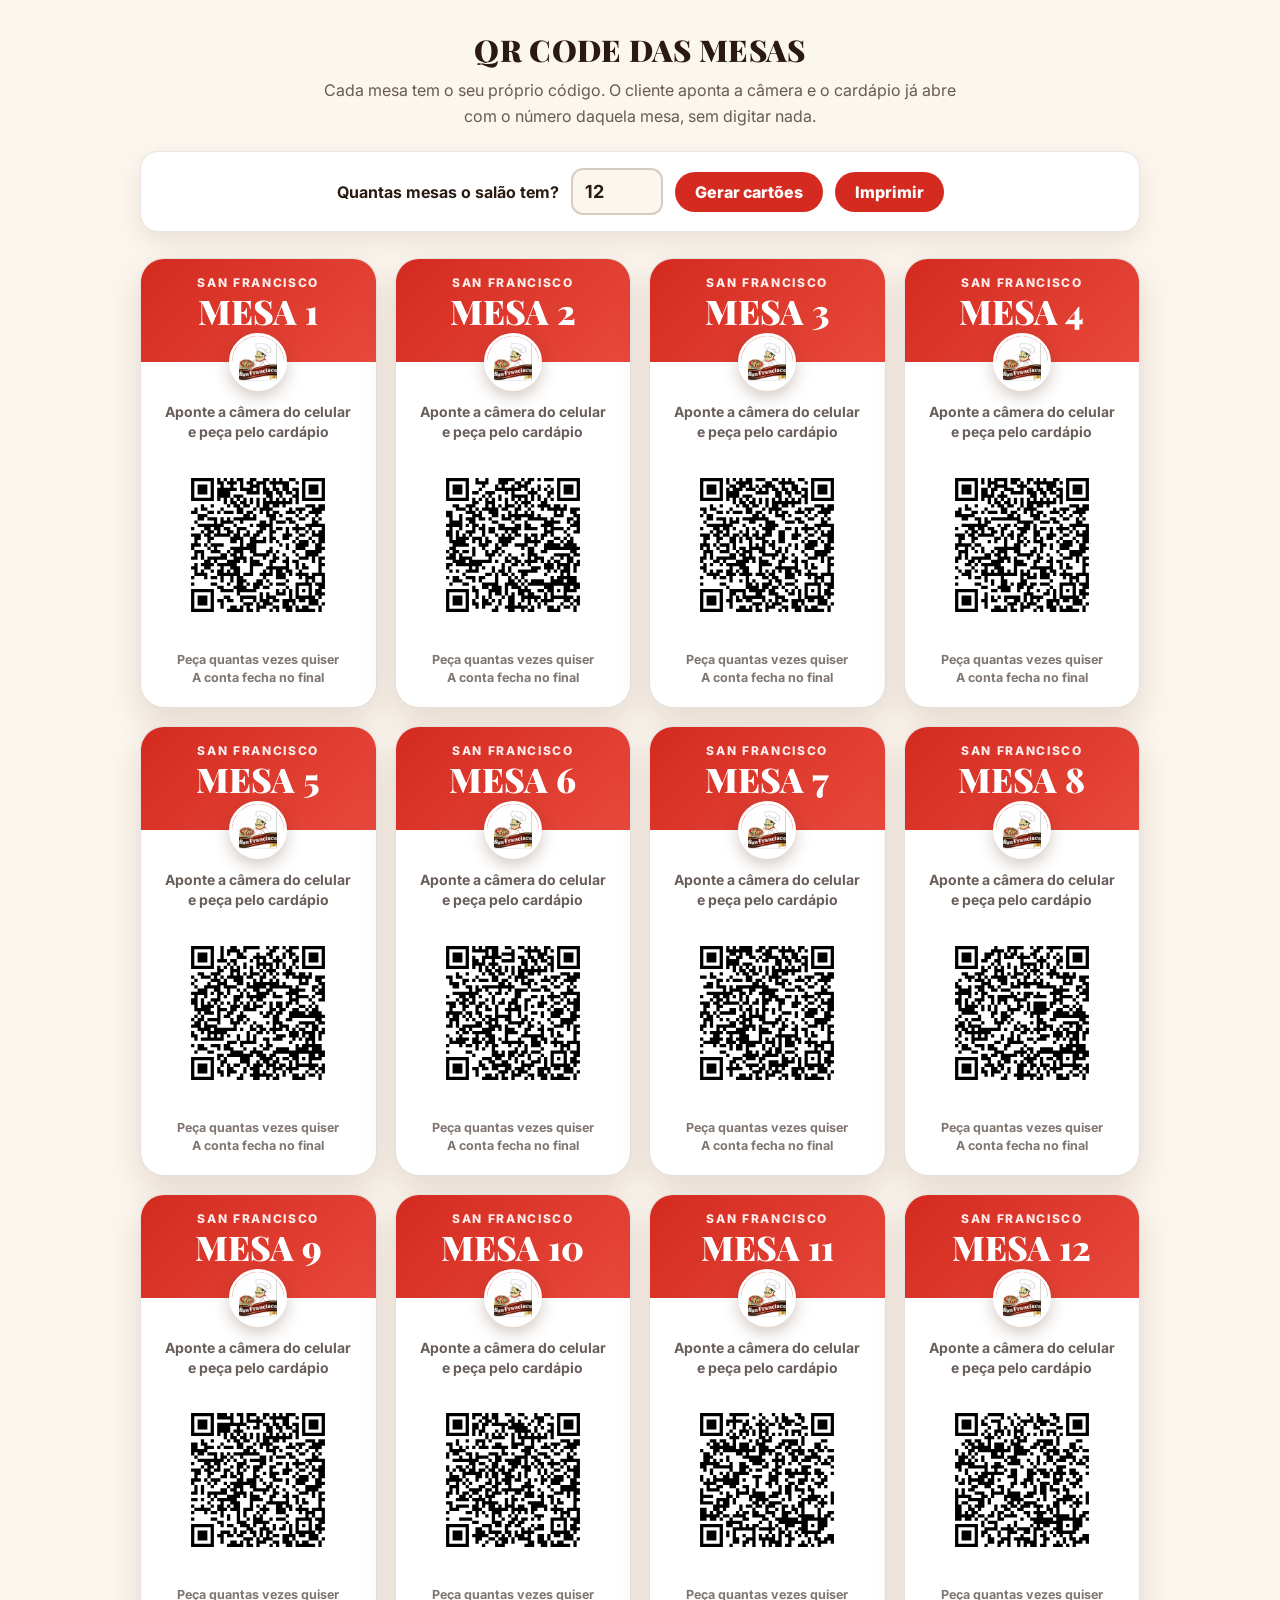
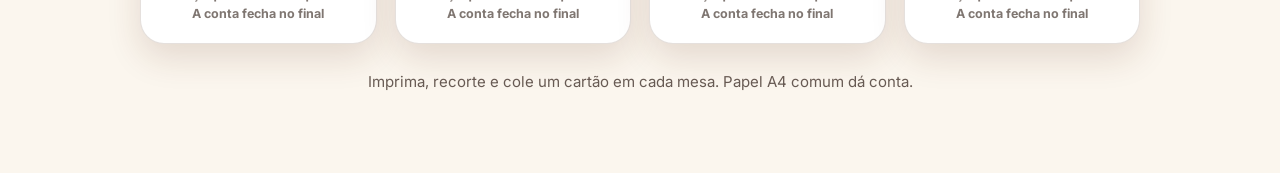
<file: mesas-qrcode.html>
<!doctype html>
<html lang="pt-BR">
<head>
<meta charset="utf-8" />
<meta name="viewport" content="width=device-width, initial-scale=1" />
<meta name="robots" content="noindex, nofollow" />
<title>QR Code das mesas para imprimir | Pizzaria San Francisco</title>
<link rel="icon" href="assets/img/favicon.png" type="image/png" />
<link rel="preconnect" href="https://fonts.googleapis.com" />
<link rel="preconnect" href="https://fonts.gstatic.com" crossorigin />
<link href="https://fonts.googleapis.com/css2?family=Playfair+Display:wght@800;900&family=Inter:wght@400;600;700;800&display=swap" rel="stylesheet" />
<style>
  *{box-sizing:border-box}
  body{margin:0;background:#FBF6EE;color:#2A1A12;font-family:"Inter",system-ui,sans-serif;padding:30px 18px 64px}
  .topo{max-width:1000px;margin:0 auto 22px;text-align:center}
  .topo h1{font-family:"Playfair Display",Georgia,serif;font-weight:900;font-size:30px;margin:0 0 8px;text-transform:uppercase;letter-spacing:.01em}
  .topo p{margin:0 auto;max-width:640px;font-size:16px;line-height:1.6;color:rgba(42,26,18,.7)}
  .controle{max-width:1000px;margin:18px auto 26px;display:flex;flex-wrap:wrap;gap:12px;
    align-items:center;justify-content:center;background:#fff;border:1px solid rgba(70,35,15,.12);
    border-radius:18px;padding:16px 18px;box-shadow:0 10px 26px rgba(90,45,20,.1)}
  .controle label{font-size:16px;font-weight:700}
  .controle input{width:92px;padding:11px 12px;font:700 18px/1 "Inter",sans-serif;
    border:2px solid rgba(70,35,15,.2);border-radius:12px;color:#2A1A12;background:#FBF6EE}
  .controle button{padding:12px 20px;border-radius:999px;border:0;cursor:pointer;
    background:#D42A20;color:#fff;font:800 16px/1 "Inter",sans-serif}
  .grade{max-width:1000px;margin:0 auto;display:grid;grid-template-columns:repeat(auto-fit,minmax(230px,1fr));gap:18px}
  .cartao{position:relative;background:#fff;border:1px solid rgba(70,35,15,.14);border-radius:24px;
    padding:0 0 20px;text-align:center;overflow:hidden;break-inside:avoid;page-break-inside:avoid;
    box-shadow:0 14px 34px rgba(90,45,20,.14)}
  .cartao .faixa{background:linear-gradient(135deg,#D42A20,#E8493C);padding:18px 16px 34px;position:relative}
  .cartao .faixa .mesa{font-family:"Playfair Display",Georgia,serif;font-weight:900;font-size:34px;
    color:#fff;text-transform:uppercase;line-height:1;display:block}
  .cartao .faixa .mesa small{display:block;font-family:"Inter",sans-serif;font-size:12px;font-weight:800;
    letter-spacing:.14em;text-transform:uppercase;color:rgba(255,255,255,.9);margin-bottom:5px}
  .cartao .logo{width:58px;height:58px;border-radius:50%;border:3px solid #fff;background:#fff;
    position:absolute;left:50%;bottom:-29px;transform:translateX(-50%);box-shadow:0 6px 16px rgba(90,45,20,.26)}
  .cartao .corpo{padding:40px 18px 0}
  .cartao .sub{margin:0 0 14px;font-size:14px;font-weight:700;color:rgba(42,26,18,.7);line-height:1.45}
  .qr{background:#fff;border-radius:14px;padding:8px;display:inline-block}
  .qr svg{display:block;width:160px;height:160px}
  .cartao .rodape{margin:14px 0 0;font-size:12.5px;font-weight:700;color:rgba(42,26,18,.6);line-height:1.45}
  .fora{max-width:1000px;margin:26px auto 0;text-align:center;color:rgba(42,26,18,.7);font-size:15px;line-height:1.6}
  @media print{
    body{background:#fff;padding:0}
    .fora,.topo,.controle{display:none}
    .grade{gap:12px;padding:12px}
    .cartao{box-shadow:none;-webkit-print-color-adjust:exact;print-color-adjust:exact}
  }
</style>
</head>
<body>

<div class="topo">
  <h1>QR Code das mesas</h1>
  <p>Cada mesa tem o seu próprio código. O cliente aponta a câmera e o cardápio já abre com o número
     daquela mesa, sem digitar nada.</p>
</div>

<div class="controle">
  <label for="quantas">Quantas mesas o salão tem?</label>
  <input id="quantas" type="number" min="1" max="60" value="12" />
  <button type="button" data-gerar>Gerar cartões</button>
  <button type="button" onclick="window.print()">Imprimir</button>
</div>

<div class="grade" data-grade></div>

<div class="fora">
  <p>Imprima, recorte e cole um cartão em cada mesa. Papel A4 comum dá conta.</p>
</div>

<script src="assets/js/qrcode-lib.js"></script>
<script>
(function () {
  var base = location.href.replace(/[^/]*$/, "") + "restaurante.html?mesa=";
  var grade = document.querySelector("[data-grade]");
  var campo = document.getElementById("quantas");

  function montar() {
    var total = Math.max(1, Math.min(60, Number(campo.value) || 12));
    var html = "";
    for (var n = 1; n <= total; n++) {
      html += '<div class="cartao">' +
        '<div class="faixa"><span class="mesa"><small>San Francisco</small>Mesa ' + n + '</span>' +
          '<img class="logo" src="assets/img/logo.png" alt="Pizzaria San Francisco" /></div>' +
        '<div class="corpo">' +
          '<p class="sub">Aponte a câmera do celular<br />e peça pelo cardápio</p>' +
          '<div class="qr" data-qr="' + n + '"></div>' +
          '<p class="rodape">Peça quantas vezes quiser<br />A conta fecha no final</p>' +
        '</div>' +
        '</div>';
    }
    grade.innerHTML = html;
    for (var m = 1; m <= total; m++) {
      /* correção de erro alta: o cartão aguenta gordura e amassado na mesa */
      var qr = qrcode(0, "H");
      qr.addData(base + m);
      qr.make();
      document.querySelector('[data-qr="' + m + '"]').innerHTML = qr.createSvgTag(4);
    }
  }

  document.querySelector("[data-gerar]").addEventListener("click", montar);
  campo.addEventListener("change", montar);
  montar();
})();
</script>

</body>
</html>
</file>
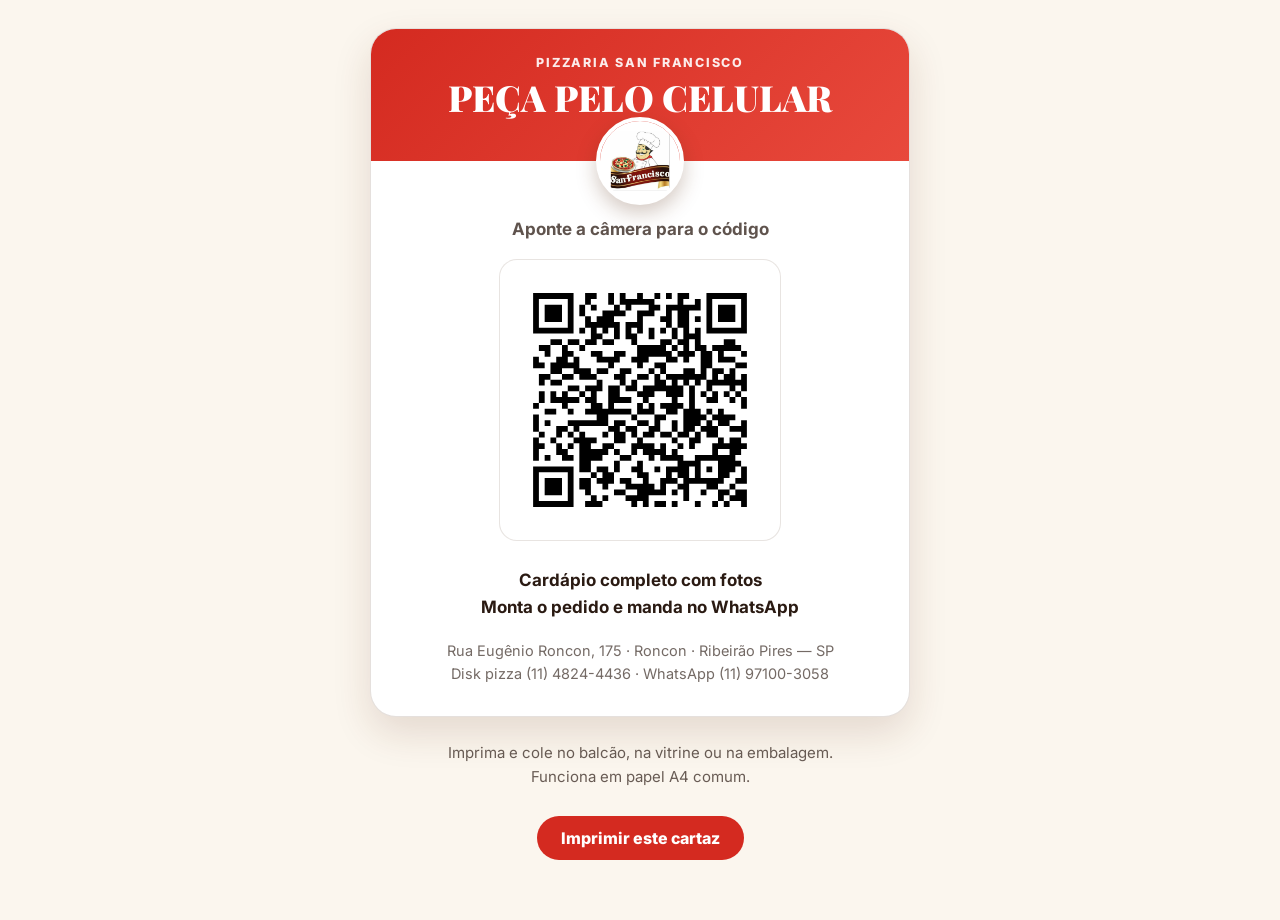
<file: qrcode.html>
<!doctype html>
<html lang="pt-BR">
<head>
<meta charset="utf-8" />
<meta name="viewport" content="width=device-width, initial-scale=1" />
<meta name="robots" content="noindex, nofollow" />
<title>QR Code para imprimir | Pizzaria San Francisco</title>
<link rel="icon" href="assets/img/favicon.png" type="image/png" />
<link rel="preconnect" href="https://fonts.googleapis.com" />
<link rel="preconnect" href="https://fonts.gstatic.com" crossorigin />
<link href="https://fonts.googleapis.com/css2?family=Playfair+Display:wght@800;900&family=Inter:wght@400;600;700;800&display=swap" rel="stylesheet" />
<style>
  *{box-sizing:border-box}
  body{margin:0;background:#FBF6EE;color:#2A1A12;font-family:"Inter",system-ui,sans-serif;padding:28px 18px 60px}
  .folha{max-width:540px;margin:0 auto;background:#fff;border:1px solid rgba(70,35,15,.14);
    border-radius:26px;padding:0 0 30px;text-align:center;overflow:hidden;
    box-shadow:0 16px 38px rgba(90,45,20,.14)}
  .folha .faixa{background:linear-gradient(135deg,#D42A20,#E8493C);padding:26px 22px 44px;position:relative}
  .folha .faixa h1{font-family:"Playfair Display",Georgia,serif;font-weight:900;font-size:36px;color:#fff;
    margin:0;text-transform:uppercase;line-height:1.08}
  .folha .faixa small{display:block;font-size:12.5px;font-weight:800;letter-spacing:.14em;
    text-transform:uppercase;color:rgba(255,255,255,.9);margin-bottom:8px}
  .folha .logo{width:88px;height:88px;border-radius:50%;border:4px solid #fff;background:#fff;
    position:absolute;left:50%;bottom:-44px;transform:translateX(-50%);box-shadow:0 8px 20px rgba(90,45,20,.26)}
  .folha .corpo{padding:58px 26px 0}
  .sub{margin:0 0 20px;font-size:17px;font-weight:700;color:rgba(42,26,18,.75)}
  .qr{background:#fff;border-radius:18px;padding:10px;display:inline-block;border:1px solid rgba(70,35,15,.12)}
  .qr svg{display:block;width:260px;height:260px}
  .passos{margin:22px 0 0;font-size:17px;line-height:1.6;font-weight:700}
  .end{margin:18px 0 0;font-size:14.5px;line-height:1.6;color:rgba(42,26,18,.65)}
  .fora{max-width:540px;margin:24px auto 0;text-align:center;color:rgba(42,26,18,.7);font-size:15px;line-height:1.6}
  .fora button{margin-top:12px;padding:14px 24px;border-radius:999px;border:0;cursor:pointer;
    background:#D42A20;color:#fff;font:800 16px/1 "Inter",sans-serif}
  @media print{
    body{background:#fff;padding:0}
    .fora{display:none}
    .folha{max-width:100%;border:0;border-radius:0;box-shadow:none;-webkit-print-color-adjust:exact;print-color-adjust:exact}
  }
</style>
</head>
<body>

<div class="folha">
  <div class="faixa">
    <small>Pizzaria San Francisco</small>
    <h1>Peça pelo celular</h1>
    <img class="logo" src="assets/img/logo.png" alt="Pizzaria San Francisco" />
  </div>
  <div class="corpo">
    <p class="sub">Aponte a câmera para o código</p>
    <div class="qr" data-qr></div>
    <p class="passos">
      Cardápio completo com fotos<br />
      Monta o pedido e manda no WhatsApp
    </p>
    <p class="end">
      Rua Eugênio Roncon, 175 · Roncon · Ribeirão Pires — SP<br />
      Disk pizza (11) 4824-4436 · WhatsApp (11) 97100-3058
    </p>
  </div>
</div>

<div class="fora">
  <p>Imprima e cole no balcão, na vitrine ou na embalagem.<br />Funciona em papel A4 comum.</p>
  <button type="button" onclick="window.print()">Imprimir este cartaz</button>
</div>

<script src="assets/js/qrcode-lib.js"></script>
<script>
(function () {
  var link = location.href.replace(/[^/]*$/, "") + "index.html";
  var qr = qrcode(0, "H");
  qr.addData(link);
  qr.make();
  document.querySelector("[data-qr]").innerHTML = qr.createSvgTag(4);
})();
</script>

</body>
</html>
</file>
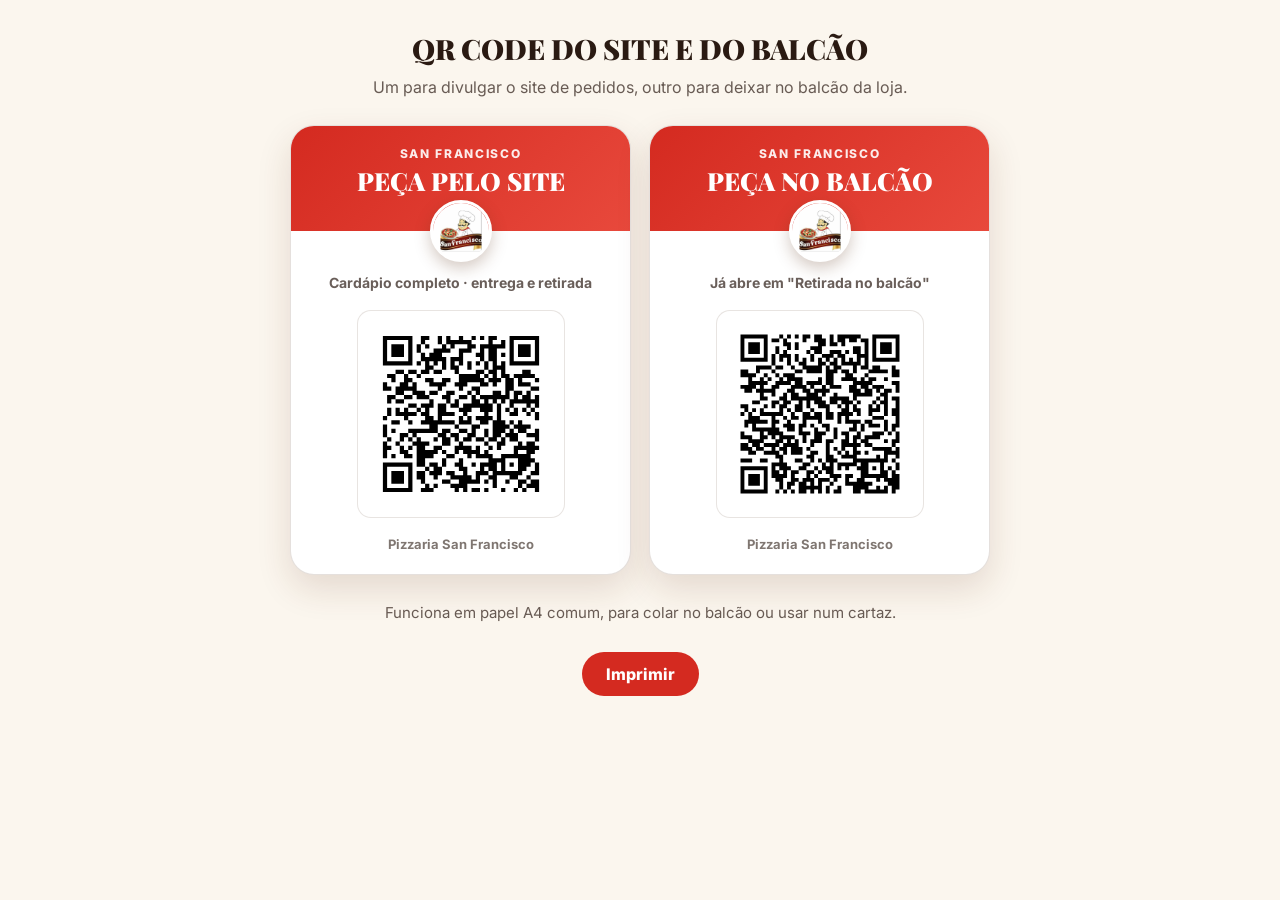
<file: qrcodes-extra.html>
<!doctype html>
<html lang="pt-BR">
<head>
<meta charset="utf-8" />
<meta name="viewport" content="width=device-width, initial-scale=1" />
<meta name="robots" content="noindex, nofollow" />
<title>QR Code do site e do balcão para imprimir | Pizzaria San Francisco</title>
<link rel="icon" href="assets/img/favicon.png" type="image/png" />
<link rel="preconnect" href="https://fonts.googleapis.com" />
<link rel="preconnect" href="https://fonts.gstatic.com" crossorigin />
<link href="https://fonts.googleapis.com/css2?family=Playfair+Display:wght@800;900&family=Inter:wght@400;600;700;800&display=swap" rel="stylesheet" />
<style>
  *{box-sizing:border-box}
  body{margin:0;background:#FBF6EE;color:#2A1A12;font-family:"Inter",system-ui,sans-serif;padding:30px 18px 64px}
  .topo{max-width:700px;margin:0 auto 24px;text-align:center}
  .topo h1{font-family:"Playfair Display",Georgia,serif;font-weight:900;font-size:28px;margin:0 0 8px;text-transform:uppercase}
  .topo p{margin:0;font-size:16px;line-height:1.6;color:rgba(42,26,18,.7)}
  .grade{max-width:700px;margin:0 auto;display:grid;grid-template-columns:repeat(auto-fit,minmax(270px,1fr));gap:18px}
  .cartao{position:relative;background:#fff;border:1px solid rgba(70,35,15,.14);border-radius:24px;
    padding:0 0 22px;text-align:center;overflow:hidden;break-inside:avoid;page-break-inside:avoid;
    box-shadow:0 14px 34px rgba(90,45,20,.14)}
  .cartao .faixa{background:linear-gradient(135deg,#D42A20,#E8493C);padding:20px 16px 36px;position:relative}
  .cartao .faixa h2{font-family:"Playfair Display",Georgia,serif;font-weight:900;font-size:25px;color:#fff;
    margin:0;text-transform:uppercase;line-height:1.15}
  .cartao .faixa small{display:block;font-size:12px;font-weight:800;letter-spacing:.14em;
    text-transform:uppercase;color:rgba(255,255,255,.9);margin-bottom:6px}
  .cartao .logo{width:62px;height:62px;border-radius:50%;border:3px solid #fff;background:#fff;
    position:absolute;left:50%;bottom:-31px;transform:translateX(-50%);box-shadow:0 6px 16px rgba(90,45,20,.26)}
  .cartao .corpo{padding:42px 18px 0}
  .cartao .sub{margin:0 0 16px;font-size:14px;font-weight:700;color:rgba(42,26,18,.7);line-height:1.45}
  .qr{background:#fff;border-radius:14px;padding:8px;display:inline-block;border:1px solid rgba(70,35,15,.12)}
  .qr svg{display:block;width:190px;height:190px}
  .cartao .rodape{margin:14px 0 0;font-size:13px;font-weight:700;color:rgba(42,26,18,.6)}
  .fora{max-width:700px;margin:26px auto 0;text-align:center;color:rgba(42,26,18,.7);font-size:15px;line-height:1.6}
  .fora button{margin-top:12px;padding:14px 24px;border-radius:999px;border:0;cursor:pointer;
    background:#D42A20;color:#fff;font:800 16px/1 "Inter",sans-serif}
  @media print{
    body{background:#fff;padding:0}
    .fora,.topo{display:none}
    .grade{gap:12px;padding:12px}
    .cartao{box-shadow:none;-webkit-print-color-adjust:exact;print-color-adjust:exact}
  }
</style>
</head>
<body>

<div class="topo">
  <h1>QR Code do site e do balcão</h1>
  <p>Um para divulgar o site de pedidos, outro para deixar no balcão da loja.</p>
</div>

<div class="grade">
  <div class="cartao">
    <div class="faixa"><small>San Francisco</small><h2>Peça pelo site</h2>
      <img class="logo" src="assets/img/logo.png" alt="Pizzaria San Francisco" /></div>
    <div class="corpo">
      <p class="sub">Cardápio completo · entrega e retirada</p>
      <div class="qr" data-qr="site"></div>
      <p class="rodape">Pizzaria San Francisco</p>
    </div>
  </div>
  <div class="cartao">
    <div class="faixa"><small>San Francisco</small><h2>Peça no balcão</h2>
      <img class="logo" src="assets/img/logo.png" alt="Pizzaria San Francisco" /></div>
    <div class="corpo">
      <p class="sub">Já abre em "Retirada no balcão"</p>
      <div class="qr" data-qr="balcao"></div>
      <p class="rodape">Pizzaria San Francisco</p>
    </div>
  </div>
</div>

<div class="fora">
  <p>Funciona em papel A4 comum, para colar no balcão ou usar num cartaz.</p>
  <button type="button" onclick="window.print()">Imprimir</button>
</div>

<script src="assets/js/qrcode-lib.js"></script>
<script>
(function () {
  var base = location.href.replace(/[^/]*$/, "") + "index.html";
  var alvos = { site: base, balcao: base + "?modo=balcao" };
  Object.keys(alvos).forEach(function (chave) {
    var qr = qrcode(0, "H");
    qr.addData(alvos[chave]);
    qr.make();
    document.querySelector('[data-qr="' + chave + '"]').innerHTML = qr.createSvgTag(4);
  });
})();
</script>

</body>
</html>
</file>
